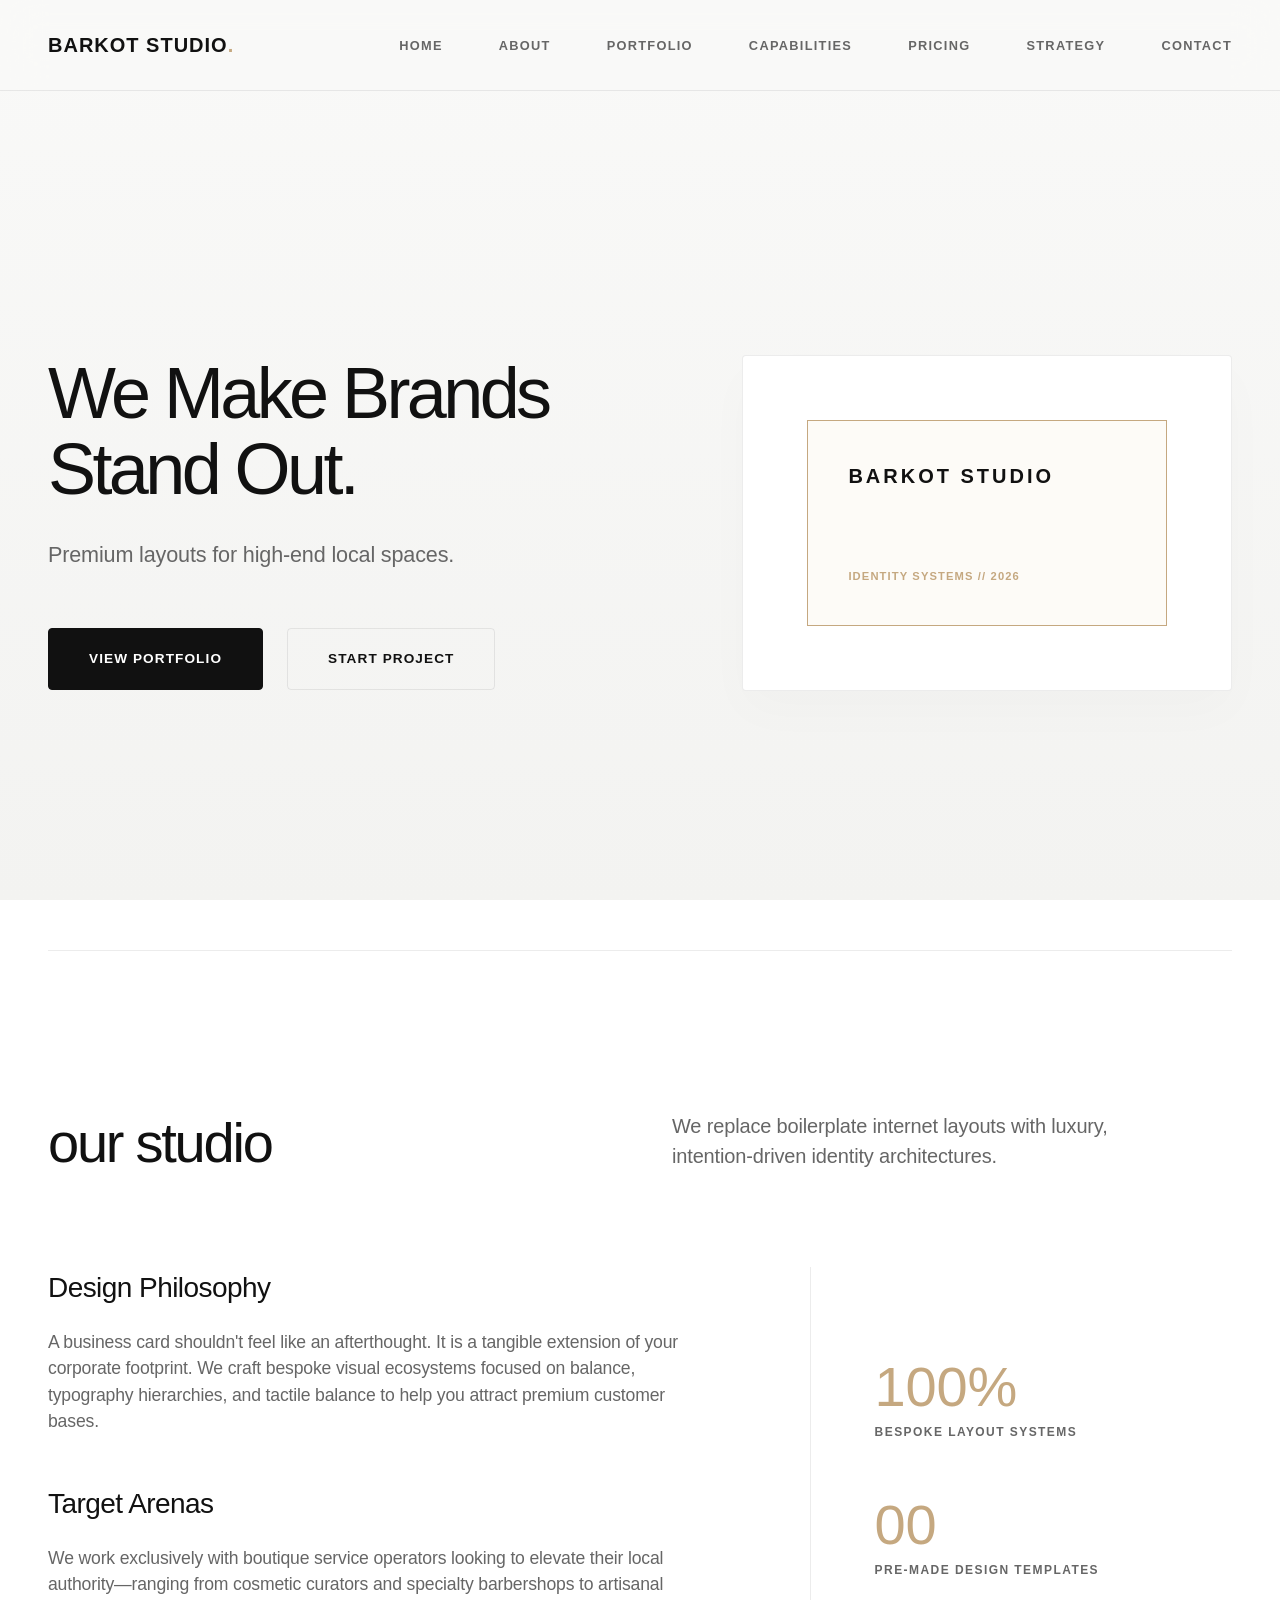
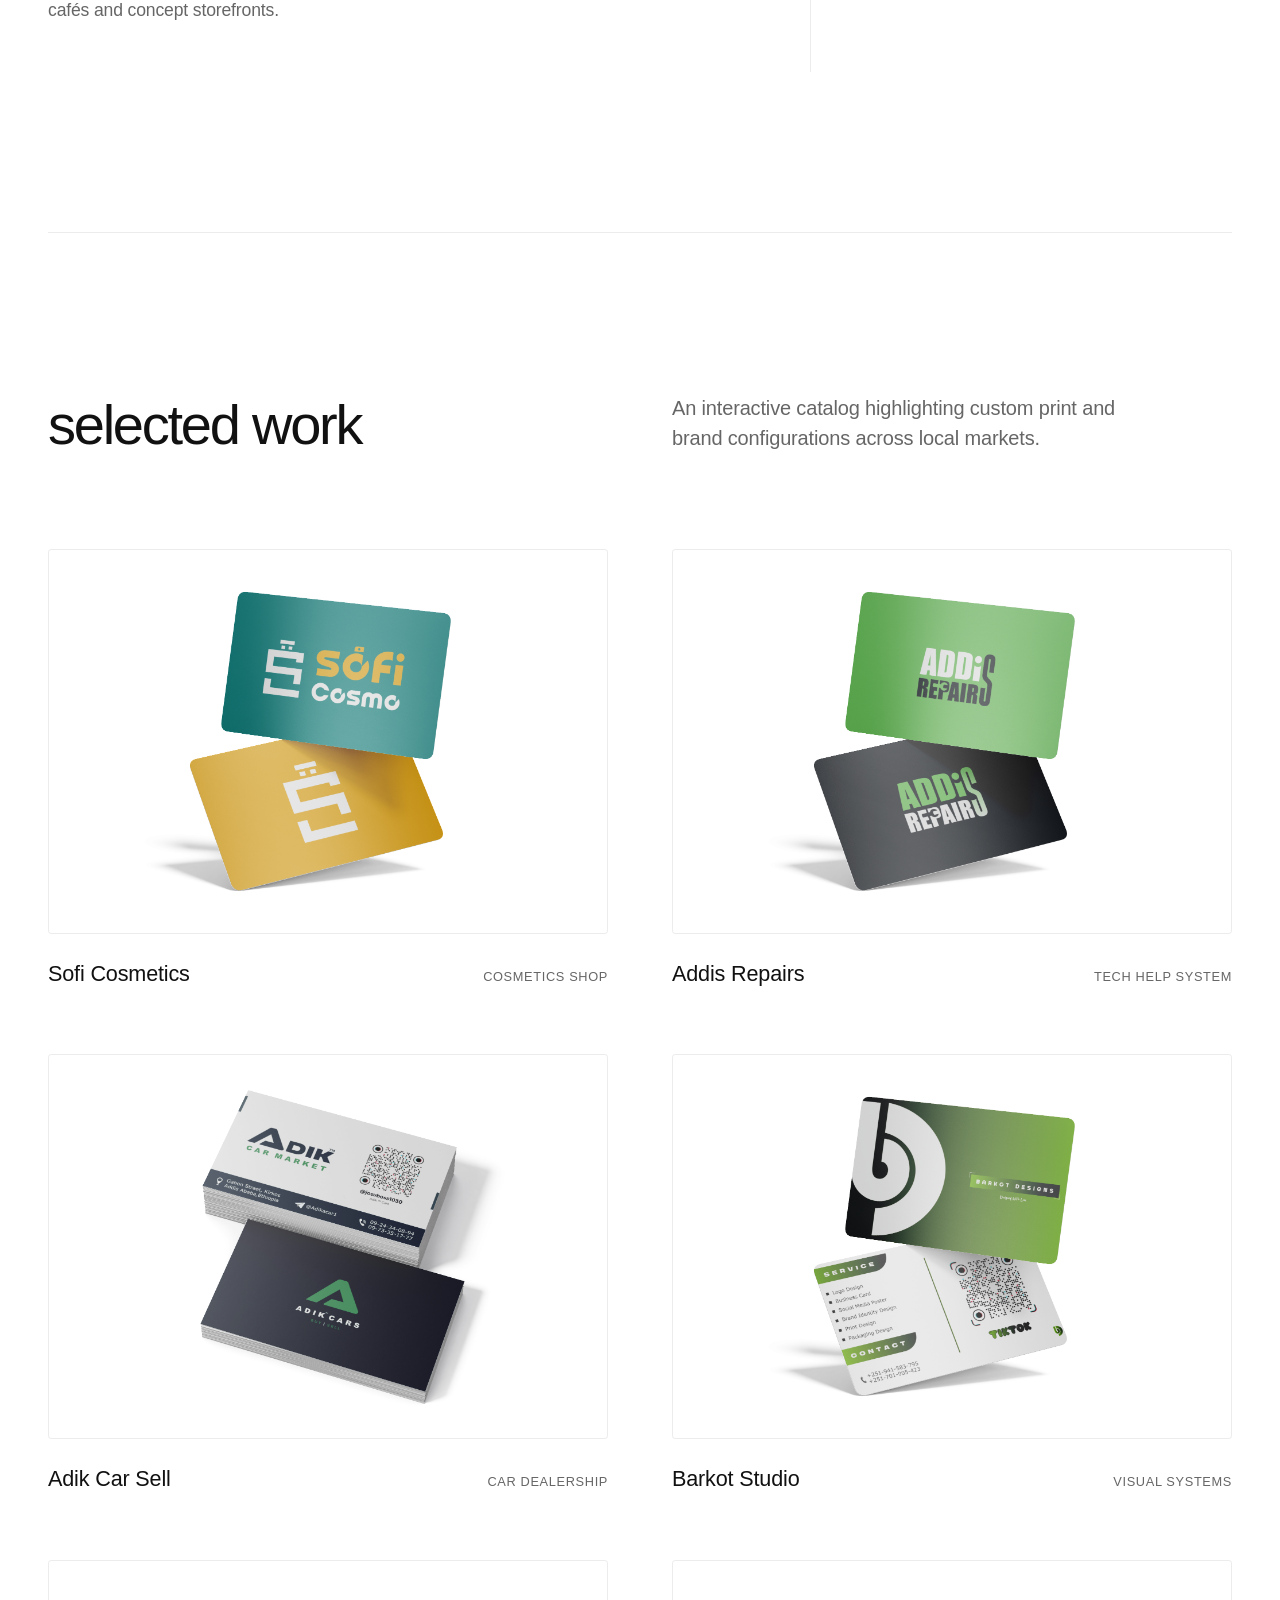
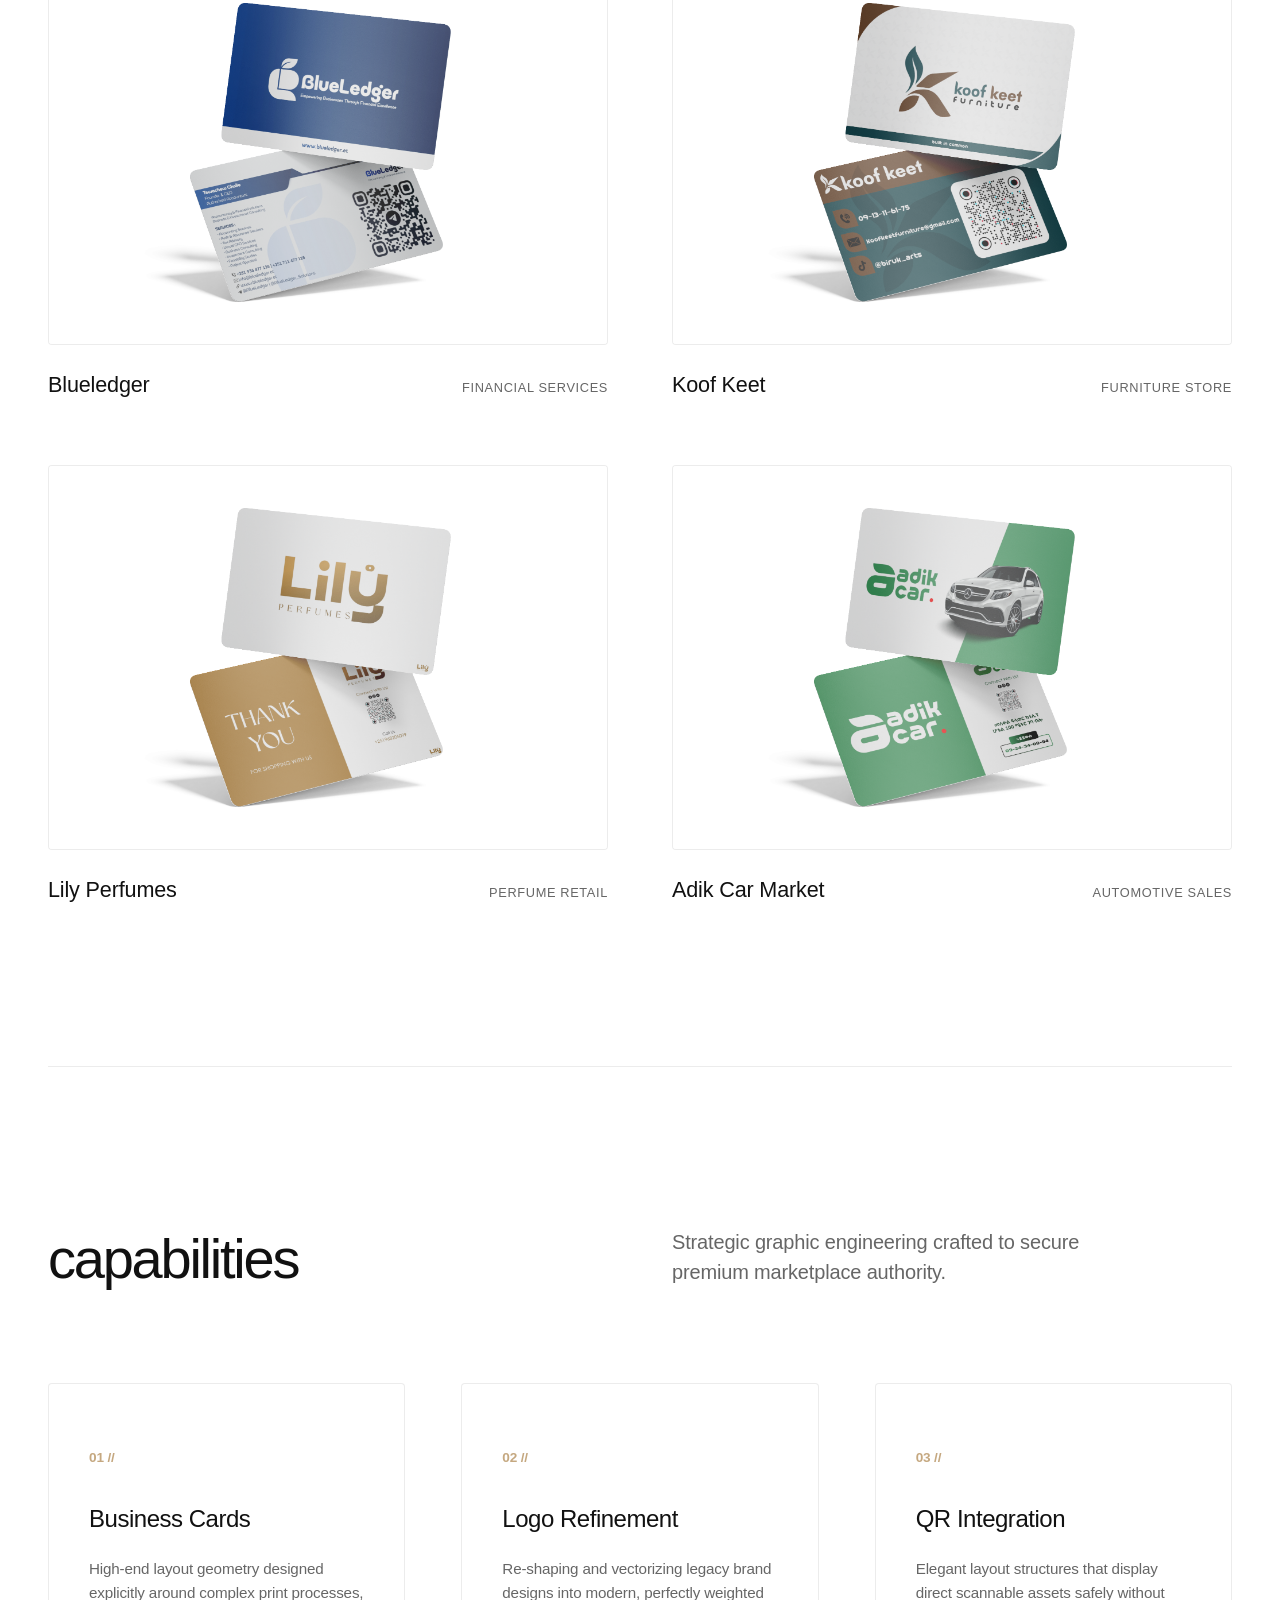
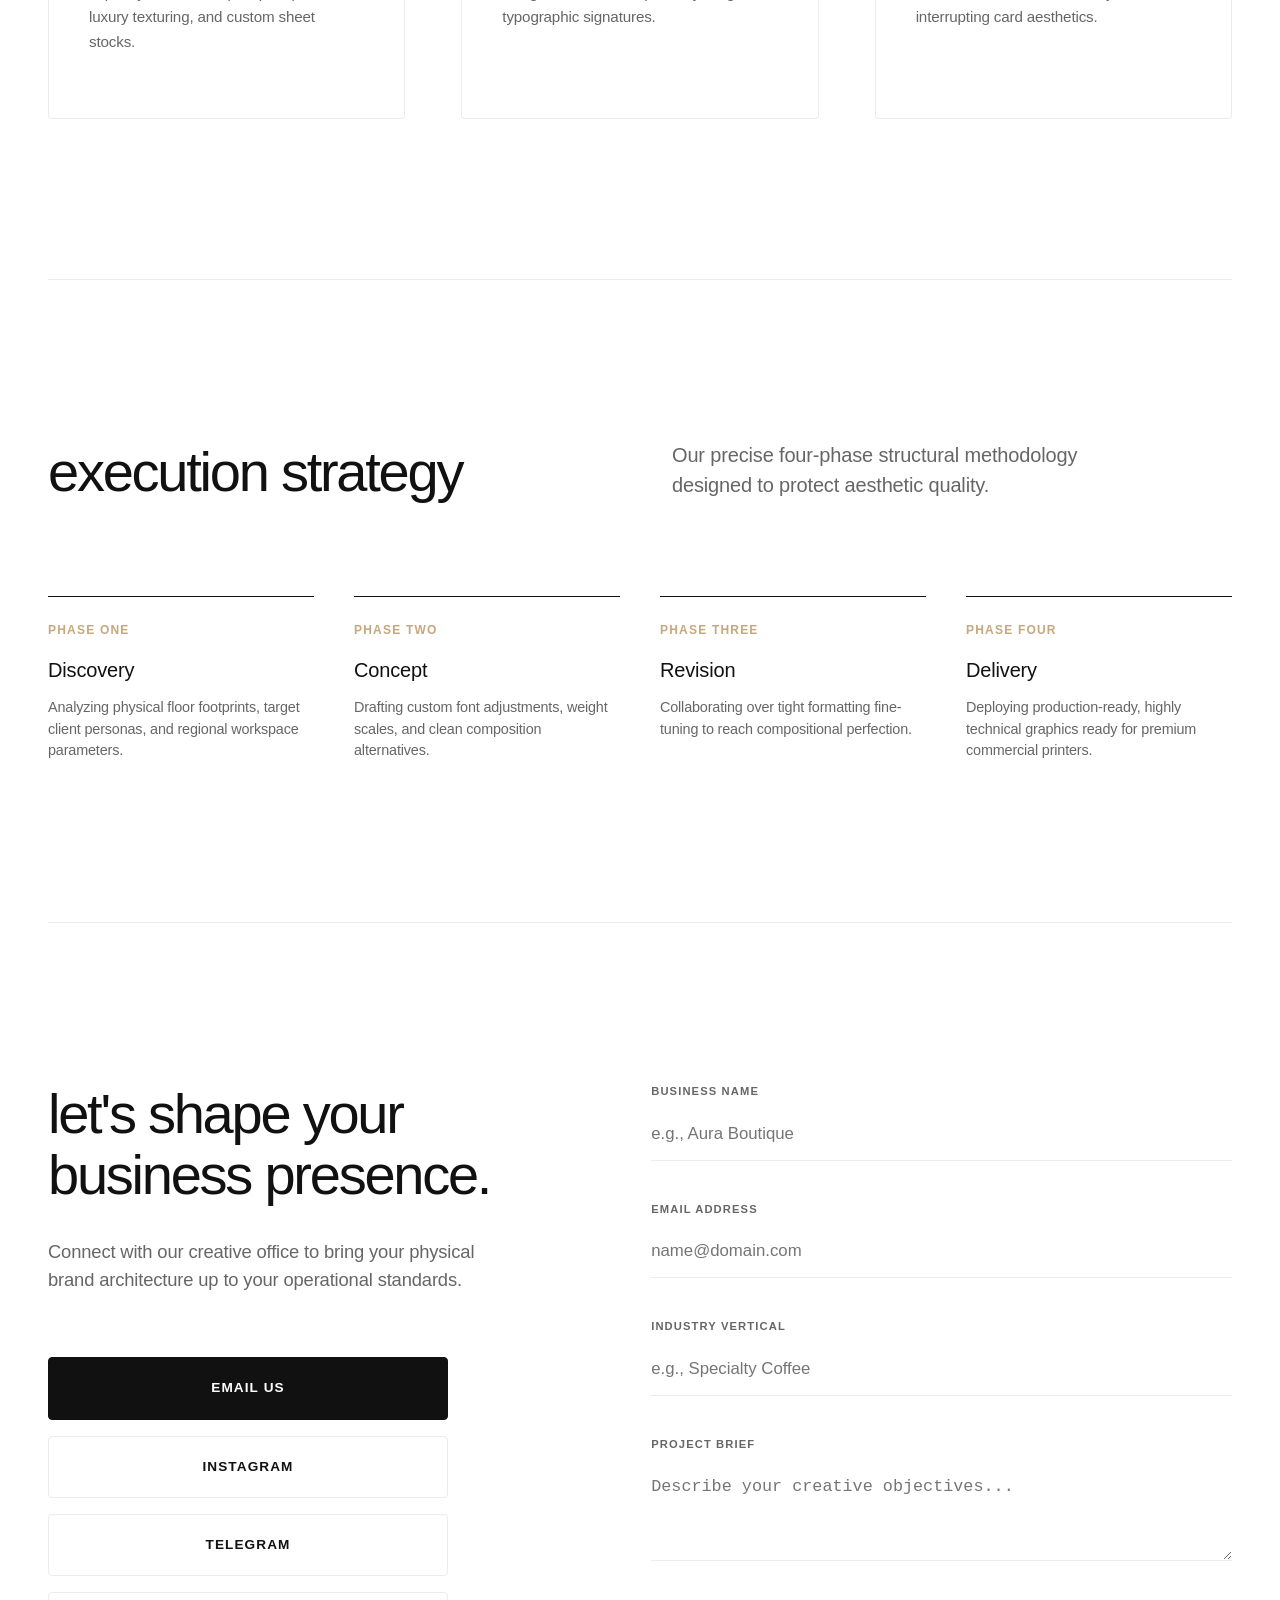
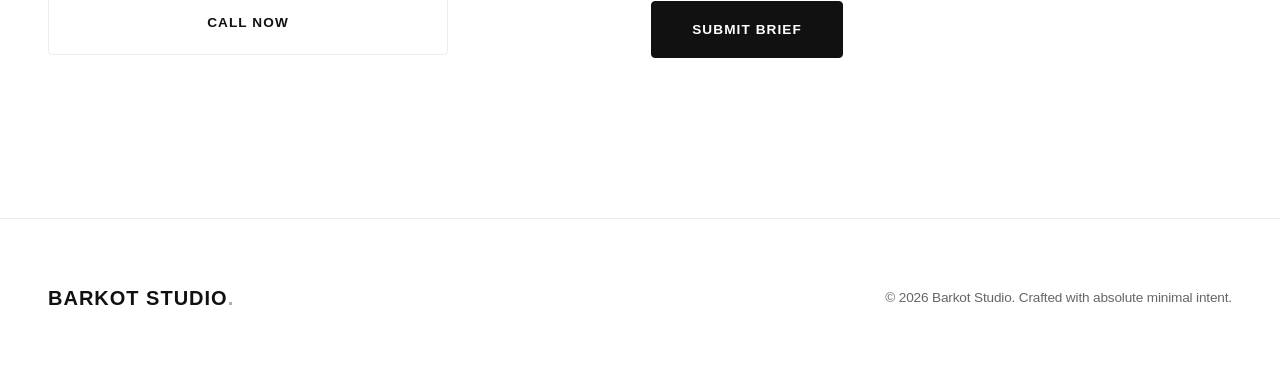
<file: index.html>
<!DOCTYPE html>
<html lang="en">
<head>
    <meta charset="UTF-8">
    <meta name="viewport" content="width=device-width, initial-scale=1.0">
    <title>Barkot Studio</title>
    <link rel="icon" type="image/png" href="favicon.png">
    <link rel="stylesheet" href="style.css">
</head>
<body>

    <nav>
        <div class="container nav-container">
            <a href="#home" class="logo">Barkot Studio<span>.</span></a>
            <ul class="nav-links">
                <li><a href="#home">Home</a></li>
                <li><a href="#about">About</a></li>
                <li><a href="#portfolio">Portfolio</a></li>
                <li><a href="#services">Capabilities</a></li>
                <li><a href="pricing.html">Pricing</a></li>
                <li><a href="#process">Strategy</a></li>
                <li><a href="#contact">Contact</a></li>
            </ul>
        </div>
    </nav>

    <main class="container">
        
        <section id="home">
            <div class="hero-editorial">
                <div class="hero-text-block">
                    <h1>We Make Brands Stand Out.</h1>
                    <p>Premium layouts for high-end local spaces.</p>
                    <div class="btn-group">
                        <a href="#portfolio" class="btn-editorial btn-dark">View Portfolio</a>
                        <a href="#contact" class="btn-editorial btn-outline">Start Project</a>
                    </div>
                </div>
                <div class="hero-frame">
                    <div class="hero-card-asset">
                        <div class="brand-title">BARKOT STUDIO</div>
                        <div class="brand-sub">Identity Systems // 2026</div>
                    </div>
                </div>
            </div>
        </section>

        <section id="about">
            <div class="section-header-editorial">
                <h2>our studio</h2>
                <p>We replace boilerplate internet layouts with luxury, intention-driven identity architectures.</p>
            </div>
            <div class="about-studio-grid">
                <div class="philosophy-text">
                    <h3>Design Philosophy</h3>
                    <p>A business card shouldn't feel like an afterthought. It is a tangible extension of your corporate footprint. We craft bespoke visual ecosystems focused on balance, typography hierarchies, and tactile balance to help you attract premium customer bases.</p>
                    <h3>Target Arenas</h3>
                    <p>We work exclusively with boutique service operators looking to elevate their local authority—ranging from cosmetic curators and specialty barbershops to artisanal cafés and concept storefronts.</p>
                </div>
                <div class="stats-editorial-box">
                    <div class="stat-item">
                        <div class="num">100%</div>
                        <div class="label">Bespoke Layout Systems</div>
                    </div>
                    <div class="stat-item">
                        <div class="num">00</div>
                        <div class="label">Pre-made Design Templates</div>
                    </div>
                </div>
            </div>
        </section>

        <section id="portfolio">
            <div class="section-header-editorial">
                <h2>selected work</h2>
                <p>An interactive catalog highlighting custom print and brand configurations across local markets.</p>
            </div>
            <div class="portfolio-gallery-grid">
                <a href="#contact" class="work-card">
                    <div class="work-canvas">
                        <img src="sofi.png" alt="Sofi Cosmetics Business Card Design" class="portfolio-img">
                    </div>
                    <div class="work-title-block">
                        <h3>Sofi Cosmetics</h3>
                        <p>Cosmetics Shop</p>
                    </div>
                </a>
                <a href="#contact" class="work-card">
                    <div class="work-canvas">
                        <img src="addis.png" alt="Addis Repairs Business Card Design" class="portfolio-img">
                    </div>
                    <div class="work-title-block">
                        <h3>Addis Repairs</h3>
                        <p>Tech Help System</p>
                    </div>
                </a>
                <a href="#contact" class="work-card">
                    <div class="work-canvas">
                        <img src="adik.png" alt="Adik Car Sell Business Card Design" class="portfolio-img">
                    </div>
                    <div class="work-title-block">
                        <h3>Adik Car Sell</h3>
                        <p>Car dealership</p>
                    </div>
                </a>
                <a href="#contact" class="work-card">
                    <div class="work-canvas">
                        <img src="Barkot.png" alt="Barkot Studio Business Card Design" class="portfolio-img">
                    </div>
                    <div class="work-title-block">
                        <h3>Barkot Studio</h3>
                        <p>Visual Systems</p>
                    </div>
                </a>
                <a href="#contact" class="work-card">
                    <div class="work-canvas">
                        <img src="Blue.png" alt="Blueledger Business Card Design" class="portfolio-img">
                    </div>
                    <div class="work-title-block">
                        <h3>Blueledger</h3>
                        <p>Financial Services</p>
                    </div>
                </a>
                <a href="#contact" class="work-card">
                    <div class="work-canvas">
                        <img src="koof.png" alt="Koof Keet Card Design" class="portfolio-img">
                    </div>
                    <div class="work-title-block">
                        <h3>Koof Keet</h3>
                        <p>Furniture Store</p>
                    </div>
                </a>
                <a href="#contact" class="work-card">
                    <div class="work-canvas">
                        <img src="lily.png" alt="Lily Perfumes" class="portfolio-img">
                    </div>
                    <div class="work-title-block">
                        <h3>Lily Perfumes</h3>
                        <p>Perfume Retail</p>
                    </div>
                </a>
                <a href="#contact" class="work-card">
                    <div class="work-canvas">
                        <img src="dk.png" alt="Adik Car Market" class="portfolio-img">
                    </div>
                    <div class="work-title-block">
                        <h3>Adik Car Market</h3>
                        <p>Automotive Sales</p>
                    </div>
                </a>
            </div>
        </section>

        <section id="services">
            <div class="section-header-editorial">
                <h2>capabilities</h2>
                <p>Strategic graphic engineering crafted to secure premium marketplace authority.</p>
            </div>
            <div class="capabilities-list-grid">
                <div class="capability-row">
                    <span class="capability-num">01 //</span>
                    <h3>Business Cards</h3>
                    <p>High-end layout geometry designed explicitly around complex print processes, luxury texturing, and custom sheet stocks.</p>
                </div>
                <div class="capability-row">
                    <span class="capability-num">02 //</span>
                    <h3>Logo Refinement</h3>
                    <p>Re-shaping and vectorizing legacy brand designs into modern, perfectly weighted typographic signatures.</p>
                </div>
                <div class="capability-row">
                    <span class="capability-num">03 //</span>
                    <h3>QR Integration</h3>
                    <p>Elegant layout structures that display direct scannable assets safely without interrupting card aesthetics.</p>
                </div>
            </div>
        </section>

        <section id="process">
            <div class="section-header-editorial">
                <h2>execution strategy</h2>
                <p>Our precise four-phase structural methodology designed to protect aesthetic quality.</p>
            </div>
            <div class="process-row-flow">
                <div class="step-module">
                    <div class="step-meta">Phase One</div>
                    <h3>Discovery</h3>
                    <p>Analyzing physical floor footprints, target client personas, and regional workspace parameters.</p>
                </div>
                <div class="step-module">
                    <div class="step-meta">Phase Two</div>
                    <h3>Concept</h3>
                    <p>Drafting custom font adjustments, weight scales, and clean composition alternatives.</p>
                </div>
                <div class="step-module">
                    <div class="step-meta">Phase Three</div>
                    <h3>Revision</h3>
                    <p>Collaborating over tight formatting fine-tuning to reach compositional perfection.</p>
                </div>
                <div class="step-module">
                    <div class="step-meta">Phase Four</div>
                    <h3>Delivery</h3>
                    <p>Deploying production-ready, highly technical graphics ready for premium commercial printers.</p>
                </div>
            </div>
        </section>

        <section id="contact">
            <div class="contact-split-view">
                <div class="contact-editorial-info">
                    <h2>let's shape your business presence.</h2>
                    <p>Connect with our creative office to bring your physical brand architecture up to your operational standards.</p>
                    <div class="editorial-links-stack">
                        <a href="mailto:barkotteketel943@gmail.com" class="btn-editorial btn-dark">Email Us</a>
                        <a href="https://www.instagram.com/___barkot?igsh=dGtvcTFodThkcTdo&utm_source=qr" class="btn-editorial btn-outline" target="_blank">Instagram</a>
                        <a href="https://t.me/BarkotR" class="btn-editorial btn-outline" target="_blank">Telegram</a>
                        <a href="tel:+251941583795" class="btn-editorial btn-outline">Call Now</a>
                    </div>
                </div>
                <div class="contact-form-container">
                    <form class="editorial-form" action="https://api.web3forms.com/submit" method="POST">
                        <input type="hidden" name="access_key" value="a9749163-18f9-4ab1-ab15-51fba3267a4c">
                        <input type="hidden" name="from_name" value="Barkot Studio Leads">
                        <input type="hidden" name="subject" value="New Creative Project Brief Received">
                        <input type="hidden" name="redirect" value="https://barkoteee.github.io/Business-Card-Service/#contact">

                        <div class="input-wrapper">
                            <label for="biz-name">Business Name</label>
                            <input type="text" id="biz-name" name="Business Name" class="field-input" placeholder="e.g., Aura Boutique" required>
                        </div>
                        <div class="input-wrapper">
                            <label for="biz-email">Email Address</label>
                            <input type="email" id="biz-email" name="Email Address" class="field-input" placeholder="name@domain.com" required>
                        </div>
                        <div class="input-wrapper">
                            <label for="biz-sector">Industry Vertical</label>
                            <input type="text" id="biz-sector" name="Industry Vertical" class="field-input" placeholder="e.g., Specialty Coffee" required>
                        </div>
                        <div class="input-wrapper">
                            <label for="biz-plan">Project Brief</label>
                            <textarea id="biz-plan" name="Project Brief" class="field-input" placeholder="Describe your creative objectives..." required></textarea>
                        </div>
                        <button type="submit" class="btn-editorial btn-dark submit-btn">Submit Brief</button>
                    </form>
                </div>
            </div>
        </section>

    </main>

    <footer>
        <div class="container footer-flex">
            <a href="#home" class="logo">Barkot Studio<span>.</span></a>
            <p>&copy; 2026 Barkot Studio. Crafted with absolute minimal intent.</p>
        </div>
    </footer>

</body>
</html>
</file>
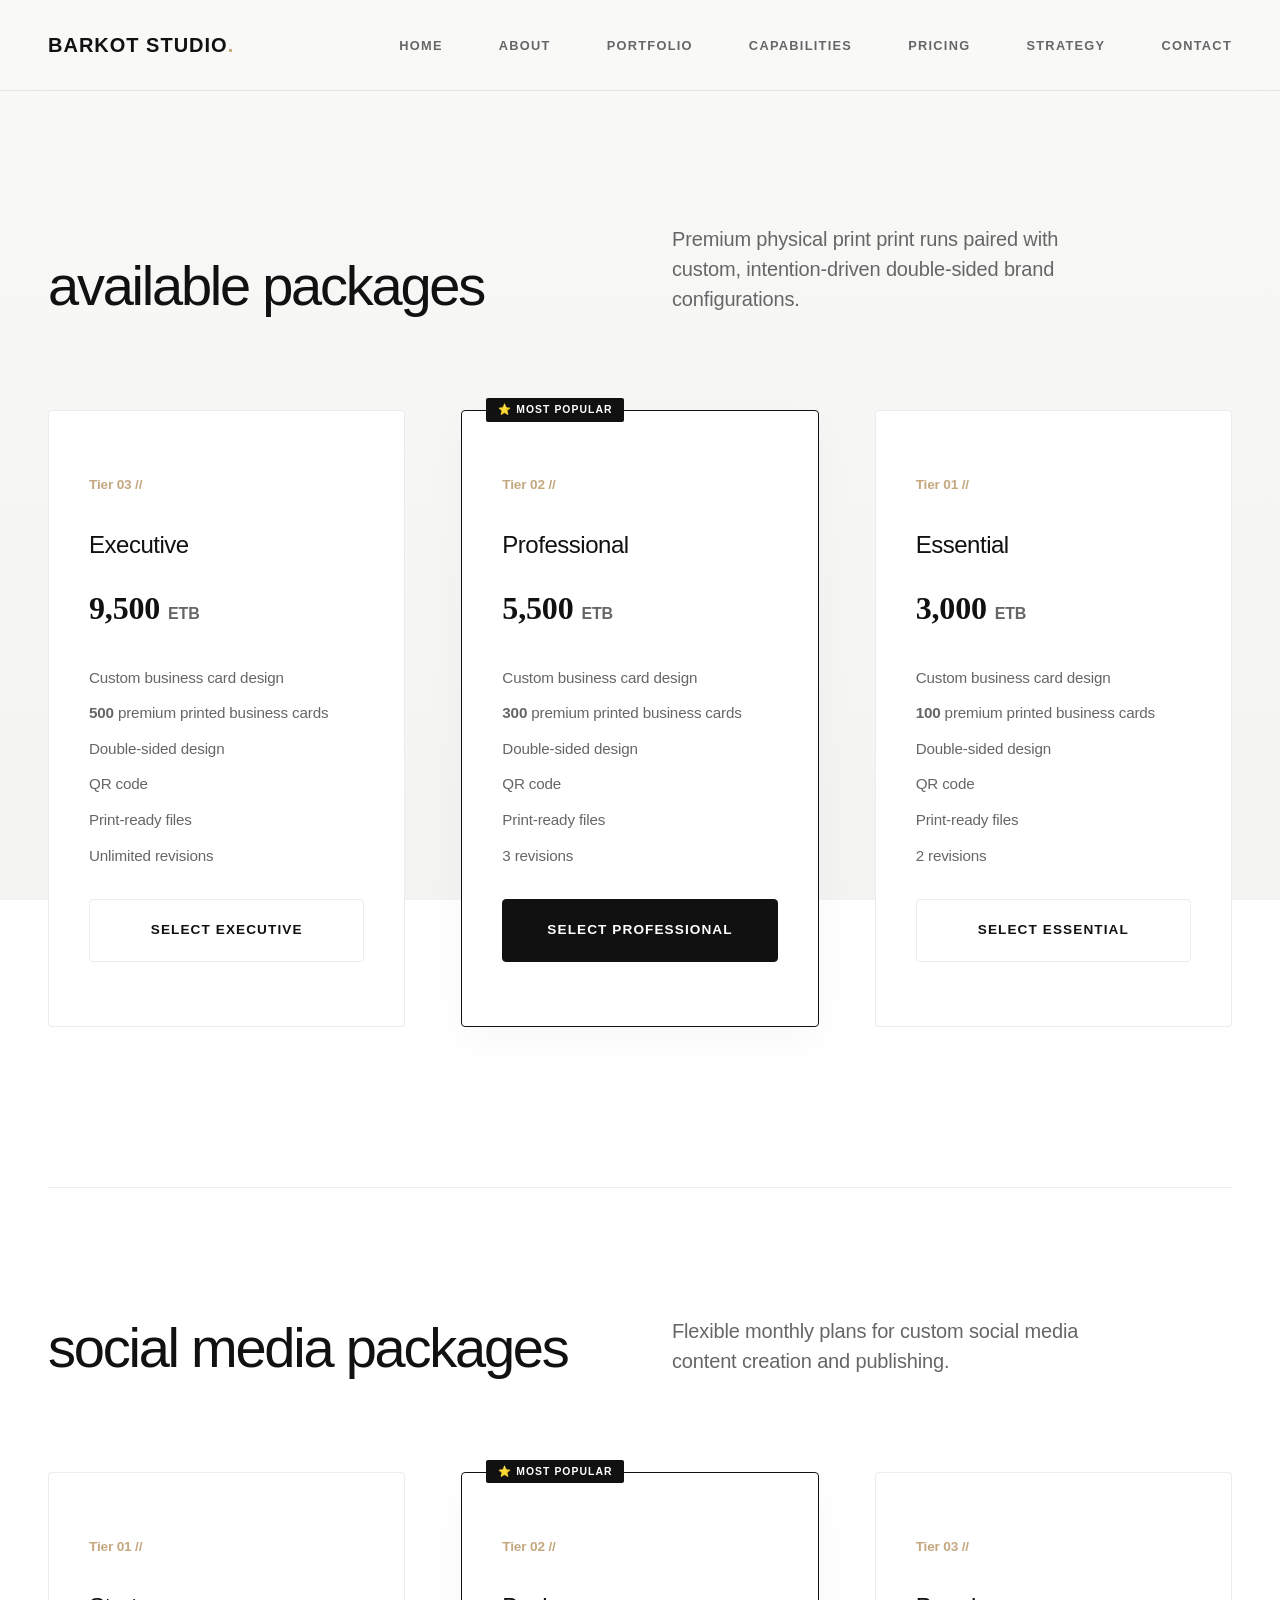
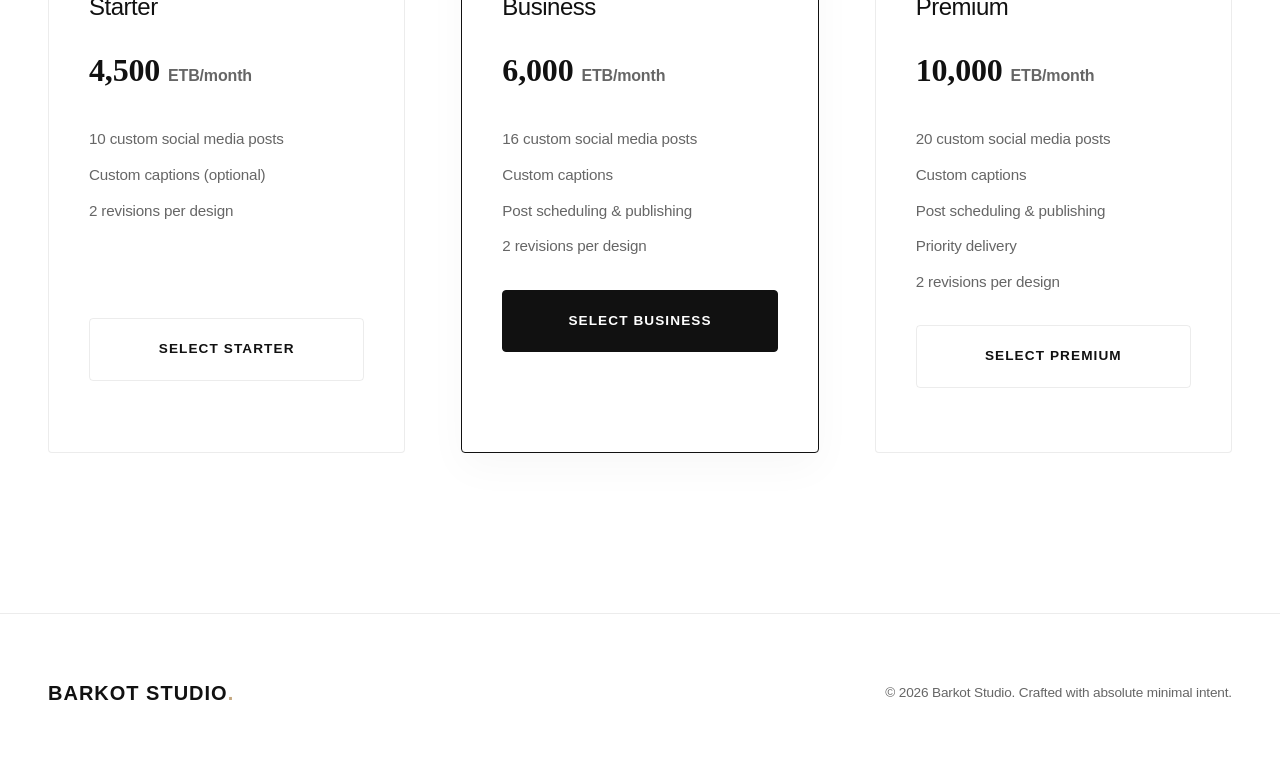
<file: pricing.html>
<!DOCTYPE html>
<html lang="en">
<head>
    <meta charset="UTF-8">
    <meta name="viewport" content="width=device-width, initial-scale=1.0">
    <title>Pricing Packages | Barkot Studio</title>
    <link rel="icon" type="image/png" href="favicon.png">
    <link rel="stylesheet" href="style.css">
</head>
<body>

    <nav>
        <div class="container nav-container">
            <a href="index.html#home" class="logo">Barkot Studio<span>.</span></a>
            <ul class="nav-links">
                <li><a href="index.html#home">Home</a></li>
                <li><a href="index.html#about">About</a></li>
                <li><a href="index.html#portfolio">Portfolio</a></li>
                <li><a href="index.html#services">Capabilities</a></li>
                <li><a href="pricing.html">Pricing</a></li>
                <li><a href="index.html#process">Strategy</a></li>
                <li><a href="index.html#contact">Contact</a></li>
            </ul>
        </div>
    </nav>

    <main class="container">
        <!-- Existing Business Card Packages -->
        <section id="pricing-dashboard" style="padding-top: 14rem;">
            <div class="section-header-editorial">
                <h2>available packages</h2>
                <p>Premium physical print print runs paired with custom, intention-driven double-sided brand configurations.</p>
            </div>

            <div class="capabilities-list-grid">
                <!-- Executive -->
                <div class="capability-row">
                    <span class="capability-num">Tier 03 //</span>
                    <h3>Executive</h3>
                    <p style="font-size: 2rem; font-weight: 700; color: var(--color-dark); margin: 1rem 0; font-family: serif;">
                        9,500 <span style="font-size: 1rem; font-family: sans-serif; color: var(--color-muted);">ETB</span>
                    </p>
                    <ul style="list-style: none; padding: 0; margin: 2rem 0; display: flex; flex-direction: column; gap: 0.8rem; font-size: 0.95rem; color: var(--color-muted);">
                        <li>Custom business card design</li>
                        <li><strong>500</strong> premium printed business cards</li>
                        <li>Double-sided design</li>
                        <li>QR code</li>
                        <li>Print-ready files</li>
                        <li>Unlimited revisions</li>
                    </ul>
                    <a href="index.html#contact" class="btn-editorial btn-outline" style="width: 100%;">Select Executive</a>
                </div>

                <!-- Professional -->
                <div class="capability-row" style="border-color: var(--color-dark); position: relative; box-shadow: 0 15px 40px rgba(0,0,0,0.03);">
                    <div style="position: absolute; top: -13px; left: 24px; background: var(--color-dark); color: #FFF; font-size: 0.65rem; text-transform: uppercase; letter-spacing: 0.1em; padding: 4px 12px; font-weight: 600; border-radius: 2px;">
                        ⭐ Most Popular
                    </div>
                    <span class="capability-num">Tier 02 //</span>
                    <h3>Professional</h3>
                    <p style="font-size: 2rem; font-weight: 700; color: var(--color-dark); margin: 1rem 0; font-family: serif;">
                        5,500 <span style="font-size: 1rem; font-family: sans-serif; color: var(--color-muted);">ETB</span>
                    </p>
                    <ul style="list-style: none; padding: 0; margin: 2rem 0; display: flex; flex-direction: column; gap: 0.8rem; font-size: 0.95rem; color: var(--color-muted);">
                        <li>Custom business card design</li>
                        <li><strong>300</strong> premium printed business cards</li>
                        <li>Double-sided design</li>
                        <li>QR code</li>
                        <li>Print-ready files</li>
                        <li>3 revisions</li>
                    </ul>
                    <a href="index.html#contact" class="btn-editorial btn-dark" style="width: 100%;">Select Professional</a>
                </div>

                <!-- Essential -->
                <div class="capability-row">
                    <span class="capability-num">Tier 01 //</span>
                    <h3>Essential</h3>
                    <p style="font-size: 2rem; font-weight: 700; color: var(--color-dark); margin: 1rem 0; font-family: serif;">
                        3,000 <span style="font-size: 1rem; font-family: sans-serif; color: var(--color-muted);">ETB</span>
                    </p>
                    <ul style="list-style: none; padding: 0; margin: 2rem 0; display: flex; flex-direction: column; gap: 0.8rem; font-size: 0.95rem; color: var(--color-muted);">
                        <li>Custom business card design</li>
                        <li><strong>100</strong> premium printed business cards</li>
                        <li>Double-sided design</li>
                        <li>QR code</li>
                        <li>Print-ready files</li>
                        <li>2 revisions</li>
                    </ul>
                    <a href="index.html#contact" class="btn-editorial btn-outline" style="width: 100%;">Select Essential</a>
                </div>
            </div>
        </section>

        <!-- NEW Social Media Packages -->
        <section id="social-packages" style="padding-top: 8rem;">
            <div class="section-header-editorial">
                <h2>social media packages</h2>
                <p>Flexible monthly plans for custom social media content creation and publishing.</p>
            </div>

            <div class="capabilities-list-grid">
                <!-- Starter -->
                <div class="capability-row">
                    <span class="capability-num">Tier 01 //</span>
                    <h3>Starter</h3>
                    <p style="font-size: 2rem; font-weight: 700; color: var(--color-dark); margin: 1rem 0; font-family: serif;">
                        4,500 <span style="font-size: 1rem; font-family: sans-serif; color: var(--color-muted);">ETB/month</span>
                    </p>
                    <ul style="list-style: none; padding: 0; margin: 2rem 0; display: flex; flex-direction: column; gap: 0.8rem; font-size: 0.95rem; color: var(--color-muted);">
                        <li>10 custom social media posts</li>
                        <li>Custom captions (optional)</li>
                        <li>2 revisions per design</li>
                        <li></li>
                        <li></li>
                        <li></li>
                        <li></li>
                        <li></li>
                    </ul>
                    <a href="index.html#contact" class="btn-editorial btn-outline" style="width: 100%;">Select Starter</a>
                </div>

                <!-- Business -->
                <div class="capability-row" style="border-color: var(--color-dark); position: relative; box-shadow: 0 15px 40px rgba(0,0,0,0.03);">
                    <div style="position: absolute; top: -13px; left: 24px; background: var(--color-dark); color: #FFF; font-size: 0.65rem; text-transform: uppercase; letter-spacing: 0.1em; padding: 4px 12px; font-weight: 600; border-radius: 2px;">
                        ⭐ Most Popular
                    </div>
                    <span class="capability-num">Tier 02 //</span>
                    <h3>Business</h3>
                    <p style="font-size: 2rem; font-weight: 700; color: var(--color-dark); margin: 1rem 0; font-family: serif;">
                        6,000 <span style="font-size: 1rem; font-family: sans-serif; color: var(--color-muted);">ETB/month</span>
                    </p>
                    <ul style="list-style: none; padding: 0; margin: 2rem 0; display: flex; flex-direction: column; gap: 0.8rem; font-size: 0.95rem; color: var(--color-muted);">
                        <li>16 custom social media posts</li>
                        <li>Custom captions</li>
                                                <li>Post scheduling & publishing</li>
                        <li>2 revisions per design</li>
                    </ul>
                    <a href="index.html#contact" class="btn-editorial btn-dark" style="width: 100%;">Select Business</a>
                </div>

                <!-- Premium -->
                <div class="capability-row">
                    <span class="capability-num">Tier 03 //</span>
                    <h3>Premium</h3>
                    <p style="font-size: 2rem; font-weight: 700; color: var(--color-dark); margin: 1rem 0; font-family: serif;">
                        10,000 <span style="font-size: 1rem; font-family: sans-serif; color: var(--color-muted);">ETB/month</span>
                    </p>
                    <ul style="list-style: none; padding: 0; margin: 2rem 0; display: flex; flex-direction: column; gap: 0.8rem; font-size: 0.95rem; color: var(--color-muted);">
                        <li>20 custom social media posts</li>
                        <li>Custom captions</li>
                        <li>Post scheduling & publishing</li>
                        <li>Priority delivery</li>
                        <li>2 revisions per design</li>
                    </ul>
                    <a href="index.html#contact" class="btn-editorial btn-outline" style="width: 100%;">Select Premium</a>
                </div>
            </div>
        </section>
    </main>

    <footer>
        <div class="container footer-flex">
            <a href="index.html#home" class="logo">Barkot Studio<span>.</span></a>
            <p>&copy; 2026 Barkot Studio. Crafted with absolute minimal intent.</p>
        </div>
    </footer>

</body>
</html>
</file>
<file: style.css>
/* ==========================================
   RESET & GLOBAL LUXURY TYPOGRAPHY
   ========================================== */
* {
    margin: 0;
    padding: 0;
    box-sizing: border-box;
}

:root {
    /* Architectural Light Minimalist Palette */
    --bg-gradient: linear-gradient(180deg, #F9F9F8 0%, #F3F3F1 100%);
    --color-dark: #111111;
    --color-muted: #666666;
    --color-accent: #C5A880; /* Champagne Gold */
    --color-accent-light: #FDFBF7;
    --border-subtle: rgba(17, 17, 17, 0.08);
    
    --max-width: 1300px;
    --transition-smooth: all 0.5s cubic-bezier(0.16, 1, 0.3, 1);
}

html {
    scroll-behavior: smooth;
}

body {
    background: var(--bg-gradient);
    background-attachment: fixed;
    color: var(--color-dark);
    font-family: -apple-system, BlinkMacSystemFont, "Segoe UI", Roboto, Helvetica, Arial, sans-serif;
    line-height: 1.5;
    letter-spacing: -0.01em;
    -webkit-font-smoothing: antialiased;
}

/* ==========================================
   STRUCTURE & LAYOUT
   ========================================== */
.container {
    width: 100%;
    max-width: var(--max-width);
    margin: 0 auto;
    padding: 0 3rem;
}

section {
    padding: 10rem 0;
    border-bottom: 1px solid var(--border-subtle);
}

section:last-of-type {
    border-bottom: none;
}

/* Editorial Header Styles */
.section-header-editorial {
    display: grid;
    grid-template-columns: 1fr 1fr;
    gap: 4rem;
    margin-bottom: 6rem;
    align-items: end;
}

.section-header-editorial h2 {
    font-size: 3.5rem;
    font-weight: 300;
    letter-spacing: -0.04em;
    text-transform: lowercase;
    line-height: 1;
}

.section-header-editorial p {
    color: var(--color-muted);
    font-size: 1.25rem;
    font-weight: 400;
    max-width: 460px;
}

/* ==========================================
   ELEGANT NAVIGATION
   ========================================== */
nav {
    position: fixed;
    top: 0;
    left: 0;
    width: 100%;
    background: rgba(249, 249, 248, 0.85);
    backdrop-filter: blur(20px);
    -webkit-backdrop-filter: blur(20px);
    z-index: 1000;
    border-bottom: 1px solid var(--border-subtle);
}

.nav-container {
    display: flex;
    justify-content: space-between;
    align-items: center;
    height: 90px;
}

.logo {
    font-size: 1.25rem;
    font-weight: 700;
    letter-spacing: 0.05em;
    text-transform: uppercase;
    text-decoration: none;
    color: var(--color-dark);
}

.logo span {
    color: var(--color-accent);
}

.nav-links {
    display: flex;
    gap: 3.5rem;
    list-style: none;
}

.nav-links a {
    text-decoration: none;
    color: var(--color-muted);
    font-size: 0.8rem;
    font-weight: 600;
    text-transform: uppercase;
    letter-spacing: 0.1em;
    transition: var(--transition-smooth);
}

.nav-links a:hover {
    color: var(--color-dark);
}

/* ==========================================
   PREMIUM BUTTONS & CONTACT MODIFICATIONS
   ========================================== */
.btn-group {
    display: flex;
    gap: 1.5rem;
    align-items: center;
}

.btn-editorial {
    display: inline-flex;
    align-items: center;
    justify-content: center;
    gap: 0.75rem;
    padding: 1.25rem 2.5rem;
    font-size: 0.85rem;
    font-weight: 600;
    text-transform: uppercase;
    letter-spacing: 0.08em;
    text-decoration: none;
    transition: var(--transition-smooth);
    border-radius: 4px;
    cursor: pointer;
    text-align: center;
}

.btn-dark {
    background-color: var(--color-dark);
    color: #FFFFFF;
    border: 1px solid var(--color-dark);
}

.btn-dark:hover {
    background-color: transparent;
    color: var(--color-dark);
}

.btn-outline {
    background-color: transparent;
    color: var(--color-dark);
    border: 1px solid var(--border-subtle);
}

.btn-outline:hover {
    border-color: var(--color-dark);
    background-color: rgba(0, 0, 0, 0.02);
}

.editorial-links-stack {
    display: flex;
    flex-direction: column;
    gap: 1rem;
    max-width: 400px;
    width: 100%;
}

.editorial-links-stack .btn-editorial {
    width: 100%;
}

/* ==========================================
   HERO (ASYMMETRICAL GALLERY STYLE)
   ========================================== */
.hero-editorial {
    display: grid;
    grid-template-columns: 1.1fr 0.9fr;
    gap: 6rem;
    align-items: center;
    min-height: 70vh;
    padding-top: 6rem;
}

.hero-editorial h1 {
    font-size: 4.5rem;
    font-weight: 300;
    line-height: 1.05;
    letter-spacing: -0.05em;
    margin-bottom: 2rem;
}

.hero-editorial p {
    font-size: 1.35rem;
    color: var(--color-muted);
    margin-bottom: 3.5rem;
    max-width: 500px;
    font-weight: 300;
}

.hero-frame {
    background-color: #FFFFFF;
    padding: 4rem;
    border: 1px solid var(--border-subtle);
    box-shadow: 0 20px 50px rgba(0,0,0,0.02);
    display: flex;
    justify-content: center;
    align-items: center;
    border-radius: 4px;
}

.hero-card-asset {
    width: 100%;
    aspect-ratio: 1.75;
    background: #FDFBF7;
    border: 1px solid var(--color-accent);
    padding: 2.5rem;
    display: flex;
    flex-direction: column;
    justify-content: space-between;
    position: relative;
}

.hero-card-asset .brand-title {
    font-size: 1.25rem;
    font-weight: 700;
    letter-spacing: 0.15em;
}

.hero-card-asset .brand-sub {
    font-size: 0.7rem;
    color: var(--color-accent);
    text-transform: uppercase;
    letter-spacing: 0.1em;
    font-weight: 600;
}

/* ==========================================
   ABOUT SECTION (GRID SYSTEM)
   ========================================== */
.about-studio-grid {
    display: grid;
    grid-template-columns: 1.2fr 0.8fr;
    gap: 8rem;
}

.philosophy-text h3 {
    font-size: 1.75rem;
    font-weight: 400;
    margin-bottom: 1.25rem;
    letter-spacing: -0.02em;
}

.philosophy-text p {
    color: var(--color-muted);
    font-size: 1.1rem;
    margin-bottom: 3rem;
}

.stats-editorial-box {
    border-left: 1px solid var(--border-subtle);
    padding-left: 4rem;
    display: flex;
    flex-direction: column;
    justify-content: center;
    gap: 3.5rem;
}

.stat-item .num {
    font-size: 3.5rem;
    font-weight: 200;
    color: var(--color-accent);
    line-height: 1;
}

.stat-item .label {
    font-size: 0.75rem;
    text-transform: uppercase;
    letter-spacing: 0.12em;
    color: var(--color-muted);
    margin-top: 0.5rem;
    font-weight: 600;
}

/* ==========================================
   PORTFOLIO (IMAGE INJECTIONS)
   ========================================== */
.portfolio-gallery-grid {
    display: grid;
    grid-template-columns: repeat(2, 1fr);
    gap: 4rem;
}

.work-card {
    text-decoration: none;
    color: inherit;
    display: block;
}

.work-canvas {
    background-color: #FFFFFF;
    border: 1px solid var(--border-subtle);
    aspect-ratio: 16/11;
    display: flex;
    align-items: center;
    justify-content: center;
    margin-bottom: 1.5rem;
    transition: var(--transition-smooth);
    border-radius: 4px;
    position: relative;
    overflow: hidden;
}

.portfolio-img {
    width: 100%;
    height: 100%;
    object-fit: cover;
    object-position: center;
    transition: var(--transition-smooth);
}

.work-card:hover .work-canvas {
    background-color: var(--color-accent-light);
    border-color: var(--color-accent);
}

.work-card:hover .portfolio-img {
    transform: scale(1.04);
}

.work-title-block {
    display: flex;
    justify-content: space-between;
    align-items: baseline;
}

.work-title-block h3 {
    font-size: 1.35rem;
    font-weight: 400;
}

.work-title-block p {
    color: var(--color-muted);
    font-size: 0.8rem;
    text-transform: uppercase;
    letter-spacing: 0.05em;
}

/* ==========================================
   CAPABILITIES (CLEAN LIST COLUMNS)
   ========================================== */
.capabilities-list-grid {
    display: grid;
    grid-template-columns: repeat(3, 1fr);
    gap: 3.5rem;
}

.capability-row {
    background: #FFFFFF;
    border: 1px solid var(--border-subtle);
    padding: 4rem 2.5rem;
    border-radius: 4px;
    transition: var(--transition-smooth);
}

.capability-row:hover {
    border-color: var(--color-dark);
    box-shadow: 0 15px 40px rgba(0,0,0,0.02);
}

.capability-num {
    font-size: 0.85rem;
    font-weight: 700;
    color: var(--color-accent);
    margin-bottom: 2rem;
    display: block;
}

.capability-row h3 {
    font-size: 1.5rem;
    font-weight: 400;
    margin-bottom: 1.25rem;
    letter-spacing: -0.02em;
}

.capability-row p {
    color: var(--color-muted);
    font-size: 0.95rem;
    line-height: 1.6;
}

/* ==========================================
   METHODOLOGY (HORIZONTAL STEPS)
   ========================================== */
.process-row-flow {
    display: grid;
    grid-template-columns: repeat(4, 1fr);
    gap: 2.5rem;
}

.step-module {
    border-top: 1px solid var(--color-dark);
    padding-top: 1.5rem;
}

.step-meta {
    font-size: 0.75rem;
    text-transform: uppercase;
    letter-spacing: 0.1em;
    color: var(--color-accent);
    font-weight: 700;
    margin-bottom: 1rem;
}

.step-module h3 {
    font-size: 1.25rem;
    font-weight: 500;
    margin-bottom: 0.75rem;
}

.step-module p {
    color: var(--color-muted);
    font-size: 0.9rem;
}

/* ==========================================
   CONTACT & MINIMAL FORM
   ========================================== */
.contact-split-view {
    display: grid;
    grid-template-columns: 0.9fr 1.1fr;
    gap: 8rem;
}

.contact-editorial-info h2 {
    font-size: 3.5rem;
    font-weight: 300;
    letter-spacing: -0.04em;
    line-height: 1.1;
    margin-bottom: 2rem;
}

.contact-editorial-info p {
    color: var(--color-muted);
    font-size: 1.15rem;
    margin-bottom: 4rem;
}

/* Minimalistic Form Style */
.editorial-form {
    display: flex;
    flex-direction: column;
    gap: 2.5rem;
}

.input-wrapper {
    display: flex;
    flex-direction: column;
    gap: 0.5rem;
}

.input-wrapper label {
    font-size: 0.7rem;
    text-transform: uppercase;
    letter-spacing: 0.1em;
    color: var(--color-muted);
    font-weight: 700;
}

.field-input {
    background-color: transparent;
    border: none;
    border-bottom: 1px solid var(--border-subtle);
    color: var(--color-dark);
    padding: 1rem 0;
    font-size: 1.05rem;
    transition: var(--transition-smooth);
    border-radius: 0;
    width: 100%;
}

.field-input:focus {
    outline: none;
    border-bottom-color: var(--color-dark);
}

textarea.field-input {
    min-height: 100px;
    resize: vertical;
}

.submit-btn {
    align-self: flex-start;
}

/* ==========================================
   FOOTER
   ========================================== */
footer {
    border-top: 1px solid var(--border-subtle);
    padding: 4rem 0;
    background-color: #FFFFFF;
}

.footer-flex {
    display: flex;
    justify-content: space-between;
    align-items: center;
}

.footer-flex p {
    color: var(--color-muted);
    font-size: 0.85rem;
}

/* ==========================================
   RESPONSIVE RE-ALIGNMENTS
   ========================================== */
@media (max-width: 992px) {
    .container {
        padding: 0 1.5rem;
    }
    
    section { 
        padding: 6rem 0; 
    }
    
    .section-header-editorial, 
    .hero-editorial, 
    .about-studio-grid, 
    .portfolio-gallery-grid, 
    .capabilities-list-grid, 
    .process-row-flow, 
    .contact-split-view {
        grid-template-columns: 1fr;
        gap: 3.5rem;
    }
    
    .section-header-editorial {
        margin-bottom: 4rem;
        align-items: flex-start;
    }
    
    .section-header-editorial h2 {
        font-size: 2.8rem;
    }

    /* Fixed Navigation layout for mobile */
    .nav-container {
        height: auto;
        padding: 1.25rem 0;
        flex-direction: column;
        gap: 1rem;
    }
    
    .nav-links {
        gap: 1.25rem;
        flex-wrap: wrap;
        justify-content: center;
        width: 100%;
    }

    .nav-links a {
        font-size: 0.75rem;
    }
    
    /* Hero Section Scales */
    .hero-editorial {
        padding-top: 11rem;
        min-height: auto;
    }
    
    .hero-editorial h1 { 
        font-size: 2.8rem; 
    }
    
    .hero-frame {
        padding: 2rem;
    }
    
    /* Stats Realignment */
    .stats-editorial-box { 
        border-left: none; 
        padding-left: 0; 
        flex-direction: row; 
        justify-content: space-between; 
        gap: 1.5rem;
    }
    
    .stat-item .num {
        font-size: 2.8rem;
    }
    
    /* Form & Structural UI refinements */
    .submit-btn {
        width: 100%;
    }
    
    .contact-editorial-info h2 {
        font-size: 2.8rem;
    }
    
    .contact-editorial-info p {
        margin-bottom: 2.5rem;
    }
    
    .footer-flex {
        flex-direction: column;
        gap: 1.5rem;
        text-align: center;
    }
}

@media (max-width: 480px) {
    .btn-group {
        flex-direction: column;
        width: 100%;
    }
    
    .btn-group .btn-editorial {
        width: 100%;
    }
    
    .stats-editorial-box {
        flex-direction: column;
        gap: 2rem;
    }
}
</file>
